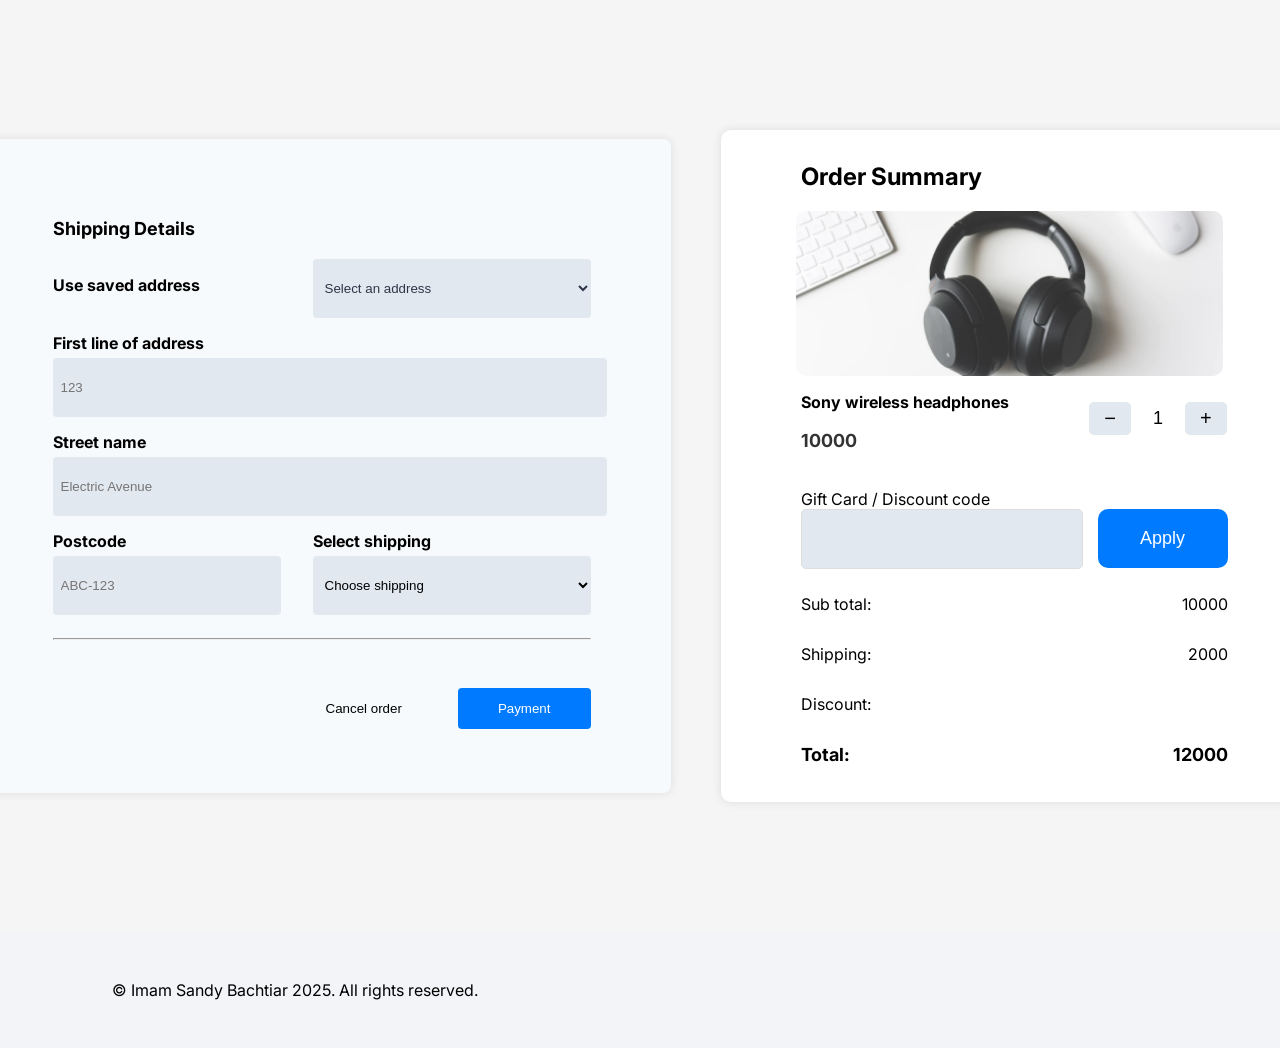
<file: index.html>
<!DOCTYPE html>
<html lang="en">
  <head>
    <meta charset="UTF-8" />
    <meta name="viewport" content="width=device-width, initial-scale=1.0" />
    <title>Shipping Details Form</title>
    <link rel="stylesheet" href="style.css" />
  </head>
  <body>
    <section class="container-shipping">
      <form action="">
        <div class="form-container">
          <h2>Shipping Details</h2>
          <div class="form-group saved-address">
            <label for="saved-address">Use saved address</label>
            <select id="saved-address">
              <option value="">Select an address</option>
              <option value="address1">123, Electric Avenue</option>
            </select>
          </div>
          <div class="form-group">
            <label for="first-line">First line of address</label>
            <input
              type="text"
              id="first-line"
              name="first-line"
              placeholder="123"
            />
          </div>
          <div class="form-group">
            <label for="street-name">Street name</label>
            <input
              type="text"
              id="street-name"
              name="street-name"
              placeholder="Electric Avenue"
            />
          </div>
          <div class="postcode-and-method">
            <div class="form-group postcode">
              <label for="postcode">Postcode</label>
              <input
                type="text"
                id="postcode"
                name="postcode"
                placeholder="ABC-123"
              />
            </div>
            <div class="form-group shipping-method">
              <label for="shipping-method">Select shipping </label>
              <select id="shipping-method" name="shipping-method">
                <option value="">Choose shipping</option>
                <option value="free-delivery">Free delivery</option>
                <option value="express-delivery">Express delivery</option>
              </select>
            </div>
          </div>
          <hr />
          <br /><br />
          <div class="form-actions">
            <button type="button" class="cancel-button">Cancel order</button>
            <button type="submit" class="payment-button">Payment</button>
          </div>
        </div>
      </form>
      <div class="order-summary">
        <h2>Order Summary</h2>
        <div class="product">
          <img src="./headphone.png" alt="Sony wireless headphones" />
          <div class="product-details">
            <div class="product-name">
              <h3>Sony wireless headphones</h3>
              <p class="price" id="price">10000</p>
            </div>
            <div class="quantity">
              <button class="minus" onclick="kurang(1)">&minus;</button>
              <input type="text" value="1"  id="quantity"/>
              <button class="plus" onclick="tambah(1)">+</button>
            </div>
          </div>
        </div>
        <div class="discount">
          <label for="discount-code">Gift Card / Discount code</label>
          <div class="discount-code">
            <input type="text"  id="codeVoucher"/>
            <button class="apply" onclick="btnVoucher()">Apply</button>
          </div>
          <span class="applied" id="textVoucher"></span>
        </div>
        <div class="summary">
          <p>Sub total: <span id="subTotal"></span></p>
          <!-- <p>Tax: <span>3.45</span></p> -->
          <p>Shipping: <span id="shipping">2000</span></p>
          <p>Discount: <span id="discount"></span></p>
          <p class="total">Total: <span id="total"></span></p>
        </div>
      </div>
    </section>
    <footer>
      <p>&copy; Imam Sandy Bachtiar 2025. All rights reserved.</p>
    </footer>


    <script src="./script.js"></script>
  </body>
</html>

<!-- contoh code start -->

<!-- contoh code end -->
</file>
<file: style.css>
/* styles.css */

@import url("https://fonts.googleapis.com/css2?family=Inter:ital,opsz,wght@0,14..32,100..900;1,14..32,100..900&display=swap");
body {
  height: 100vh;
  background-color: #f5f5f5;
  margin: 0;
  font-family: "Inter", Arial, sans-serif;
}
.container-shipping {
  display: flex;
  justify-content: center;
  align-items: center;
  margin: 1em;
  height: 100vh;
}

.form-container {
  background-color: rgba(247, 250, 252, 1);
  padding: 4em 5em;

  border-radius: 8px;
  box-shadow: 0 0 10px rgba(0, 0, 0, 0.1);
  width: max-content;
}

.form-container h2 {
  margin-bottom: 20px;
  font-size: 18px;
}

.form-group {
  margin-bottom: 15px;
}

.form-group label {
  display: block;
  margin-bottom: 5px;
  font-weight: bold;
}

.form-group input,
.form-group select {
  width: 100%;
  padding: 8px;
  border: 0;
  border-radius: 4px;
}

.form-group input[type="text"],
.form-group select {
  background-color: rgba(226, 232, 240, 1);

  height: 43px;
}

.form-actions {
  display: flex;
  justify-content: right;
  gap: 1em;
}

.form-actions button {
  padding: 1em 3em;
  border: none;
  border-radius: 4px;
  cursor: pointer;
}

.cancel-button {
  background-color: rgba(247, 250, 252, 1);
}

.payment-button {
  background-color: #007bff;
  color: #fff;
}
.saved-address {
  display: flex;
  flex-direction: row;
  gap: 2em;
  justify-content: space-between;
}
select#saved-address {
  width: 278px;
  height: 59px;
  color: rgba(45, 55, 72, 1);
  opacity: 0px;
}
.saved-address label {
  margin-top: 1em;

  text-align: center;
}
.postcode-and-method {
  display: flex;
  flex-direction: row;
  gap: 2em;
}
.shipping-method select {
  width: 278px;
  height: 59px;
}
.postcode input {
  width: 212px;
  height: 43px;
}
/* styles.css */
/* body {
  font-family: Arial, sans-serif;
  background-color: #f4f4f4;
  display: flex;
  justify-content: center;
  align-items: center;
  height: 100vh;
  margin: 0;
} */

/* contoh code start*/
.order-summary {
  background-color: #fff;
  padding: 2em 5em;
  border-radius: 10px;
  box-shadow: 0 0 10px rgba(0, 0, 0, 0.1);
  width: max-content;
  margin-left: 50px;
}

.order-summary h2 {
  margin-top: 0;
}

.product {
  display: flex;
  flex-direction: column;
  align-items: center;
}

.product img {
  width: 100%;
  border-radius: 10px;
  margin-right: 10px;
}

.product-details {
  display: flex;
  justify-content: space-between;
  gap: 5em;
  margin-top: 1em;
  align-items: self-start;
}

.product-details h3 {
  margin: 0;
  font-size: 16px;
}

.price {
  font-size: 18px;
  font-weight: bold;
  color: #333;
}

.quantity {
  display: flex;
  align-items: center;
  margin-top: 10px;
}

.quantity button {
  background-color: #ddd;
  border: none;
  font-size: 20px;
  padding: 5px 15px;
  border-radius: 5px;
  cursor: pointer;
  background: rgba(226, 232, 240, 1);
}

.quantity input {
  width: 50px;
  text-align: center;
  border: none;
  font-size: 18px;
  /* margin: 0 5px; */
}

.discount {
  display: flex;
  flex-direction: column;
  margin-top: 20px;
}
.discount-code {
  display: flex;
  justify-content: space-between;
  gap: 15px;
}
.discount input {
  flex: 1;
  padding: 5px;
  border: 1px solid #ddd;
  border-radius: 5px;
  background: rgba(226, 232, 240, 1);
  width: 270px;
  height: 48px;
}

.discount button {
  border: 2px solid #007bff;

  color: #fff;
  background-color: #007bff;
  font-size: 18px;

  padding: 5px 10px;
  border-radius: 10px;
  cursor: pointer;
  width: 130px;
  height: 59px;
}
.discount button:hover {
  background-color: #fff;
  color: #007bff;
}
.discount .success {
  display: block;
  margin-top: 10px;
  color: green;
  font-weight: bold;
}
.discount .reject {
  display: block;
  margin-top: 10px;
  color: red;
  font-weight: bold;
}

.discount .applied{
  display: none;

}

.summary {
  margin-top: 20px;
  gap: 20px;
  display: flex;
  flex-direction: column;
}

.summary p {
  display: flex;
  justify-content: space-between;
  margin: 5px 0;
}

.total {
  font-weight: bold;
  font-size: 18px;
}

footer {
  background-color: #f2f4f7;
  display: flex;
  justify-content: space-between;
  align-items: center;
  padding: 2em 7em;
  gap: 5em;
  .footer-container {
    display: flex;
    align-items: center;
    justify-content: space-between;
    width: 100%;
    .footer-logo {
      display: flex;
      gap: 1em;
      align-items: center;
      img {
        width: 50px;
      }
    }
    .footer-sosmed {
      display: flex;
      gap: 1em;
      font-size: 32px;
      .fa {
        text-decoration: none;
        color: #000;
        &:hover {
          color: #007bff;
        }
      }
    }
  }
}
</file>
